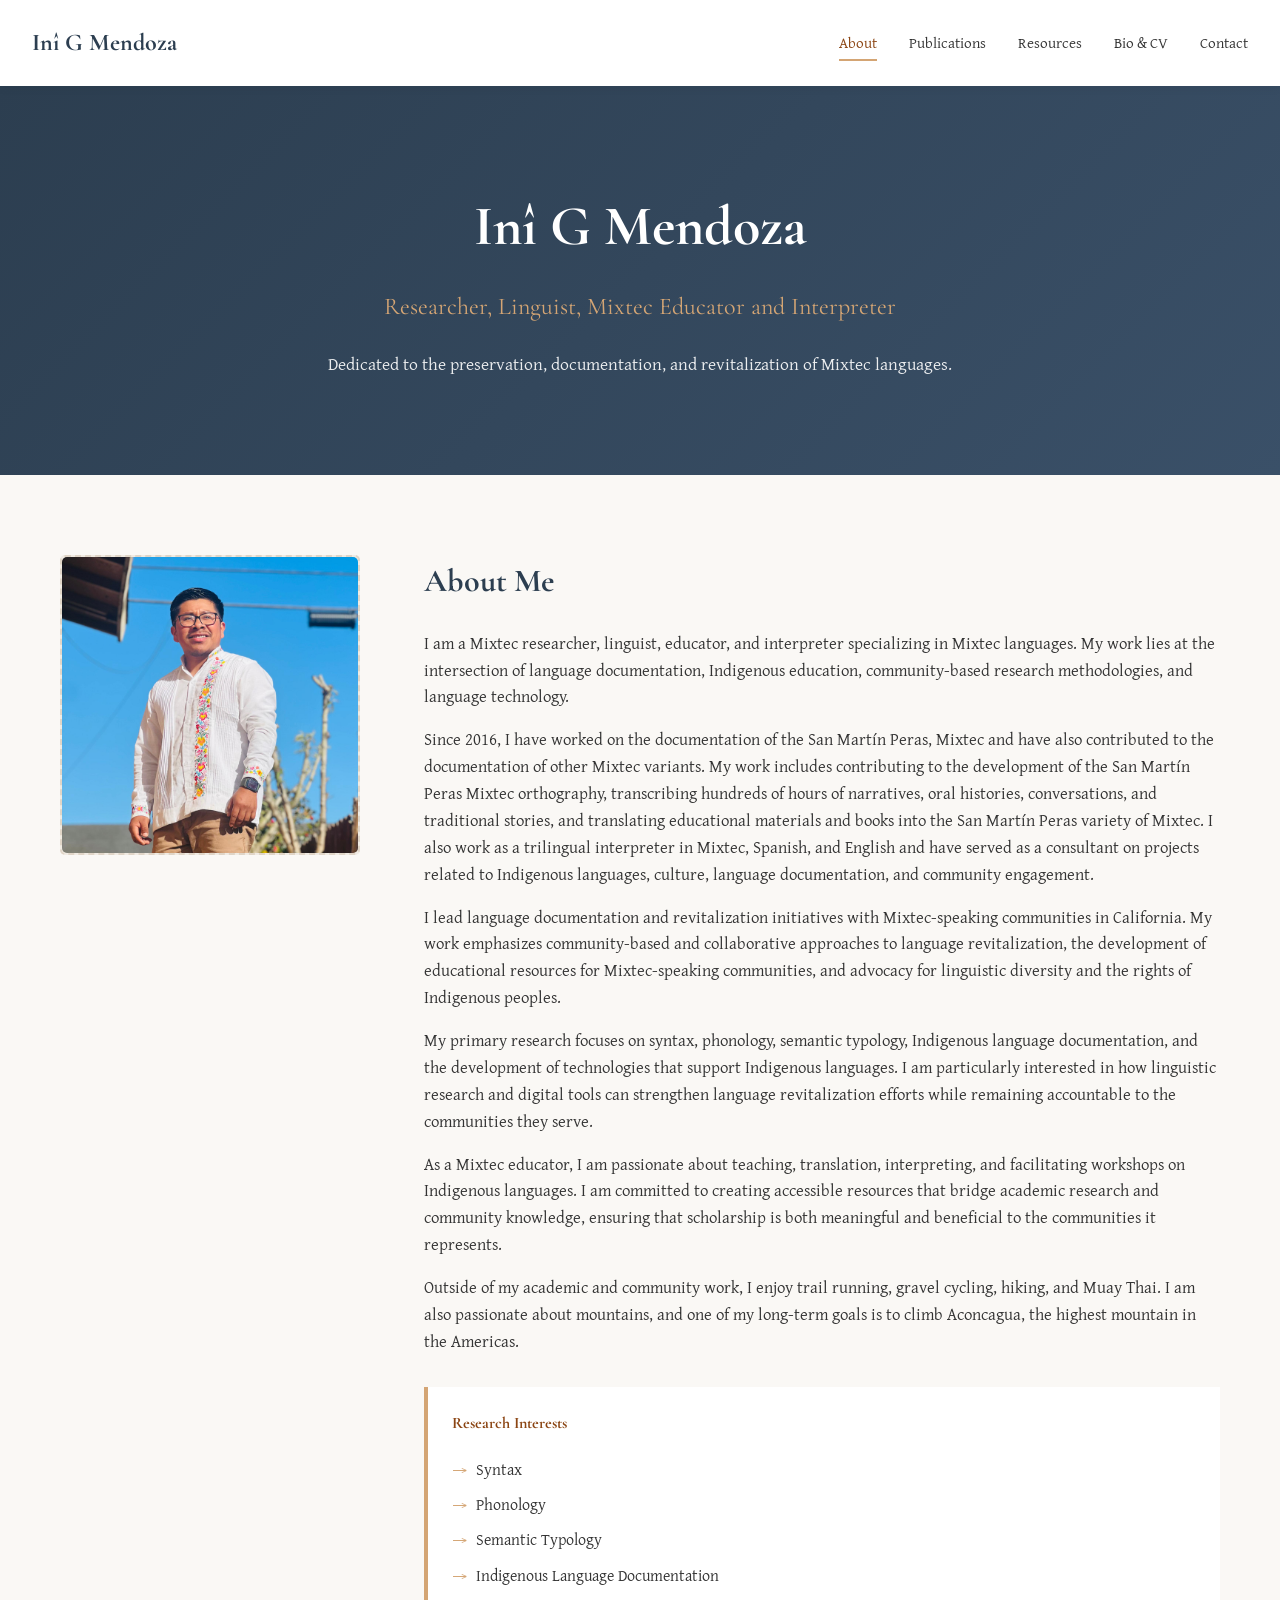
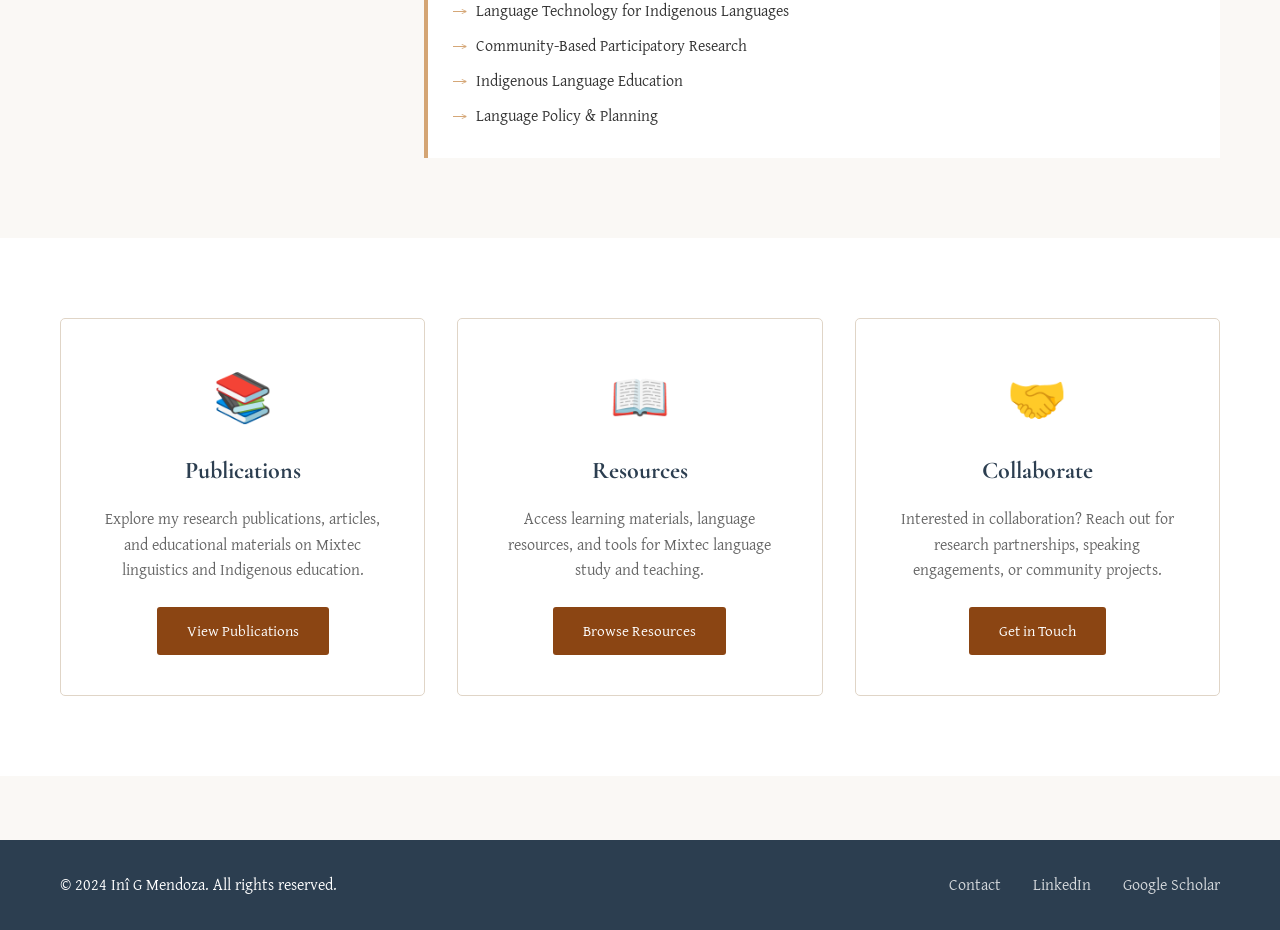
<file: index.html>
<!DOCTYPE html>
<html lang="en">
<head>
    <meta charset="UTF-8">
    <meta name="viewport" content="width=device-width, initial-scale=1.0">
    <meta name="description" content="Inî G Mendoza - Mixtec Researcher, Linguist, Educator, and Interpreter">
    <title>Inî G Mendoza | Linguist & Mixtec Educator</title>
    <link rel="stylesheet" href="css/style.css">
    <link href="https://fonts.googleapis.com/css2?family=Cormorant+Garamond:wght@400;600;700&family=Inter:wght@300;400;500;600&family=Gentium+Plus:ital,wght@0,400;0,700;1,400;1,700&display=swap" rel="stylesheet">
</head>
<body>
    <header>
        <nav class="navbar">
            <div class="nav-brand">Inî G Mendoza</div>
            <ul class="nav-menu">
                <li><a href="index.html" class="active">About</a></li>
                <li><a href="publications.html">Publications</a></li>
                <li><a href="resources.html">Resources</a></li>
                <li><a href="volunteer.html">Bio & CV</a></li>
                <li><a href="contact.html">Contact</a></li>
            </ul>
            <div class="hamburger">
                <span></span><span></span><span></span>
            </div>
        </nav>
    </header>
    <main>
        <section class="hero">
            <div class="container">
                <div class="hero-content">
                    <h1>Inî G Mendoza</h1>
                    <h2>Researcher, Linguist, Mixtec Educator and Interpreter</h2>
                    <p class="hero-text">Dedicated to the preservation, documentation, and revitalization of Mixtec languages.</p>
                </div>
            </div>
        </section>
        <section class="bio-section">
            <div class="container">
                <div class="bio-grid">
                    <div class="bio-image">
                        <div class="image-placeholder">
                            <img src="images/profile.jpg" alt="Inî G Mendoza" style="width: 100%; height: 100%; object-fit: cover; border-radius: 5px;">
                        </div>
                    </div>
                    <div class="bio-text">
                        <h3>About Me</h3>
                        <p>I am a Mixtec researcher, linguist, educator, and interpreter specializing in Mixtec languages. My work lies at the intersection of language documentation, Indigenous education, community-based research methodologies, and language technology.</p>
                        <p>Since 2016, I have worked on the documentation of the San Martín Peras, Mixtec and have also contributed to the documentation of other Mixtec variants. My work includes contributing to the development of the San Martín Peras Mixtec orthography, transcribing hundreds of hours of narratives, oral histories, conversations, and traditional stories, and translating educational materials and books into the San Martín Peras variety of Mixtec. I also work as a trilingual interpreter in Mixtec, Spanish, and English and have served as a consultant on projects related to Indigenous languages, culture, language documentation, and community engagement.</p>
                        <p>I lead language documentation and revitalization initiatives with Mixtec-speaking communities in California. My work emphasizes community-based and collaborative approaches to language revitalization, the development of educational resources for Mixtec-speaking communities, and advocacy for linguistic diversity and the rights of Indigenous peoples.</p>
                        <p>My primary research focuses on syntax, phonology, semantic typology, Indigenous language documentation, and the development of technologies that support Indigenous languages. I am particularly interested in how linguistic research and digital tools can strengthen language revitalization efforts while remaining accountable to the communities they serve.</p>
                        <p>As a Mixtec educator, I am passionate about teaching, translation, interpreting, and facilitating workshops on Indigenous languages. I am committed to creating accessible resources that bridge academic research and community knowledge, ensuring that scholarship is both meaningful and beneficial to the communities it represents.</p>
                        <p>Outside of my academic and community work, I enjoy trail running, gravel cycling, hiking, and Muay Thai. I am also passionate about mountains, and one of my long-term goals is to climb Aconcagua, the highest mountain in the Americas.</p>
                        <div class="research-interests">
                            <h4>Research Interests</h4>
                            <ul>
                                <li>Syntax</li>
                                <li>Phonology</li>
                                <li>Semantic Typology</li>
                                <li>Indigenous Language Documentation</li>
                                <li>Language Technology for Indigenous Languages</li>
                                <li>Community-Based Participatory Research</li>
                                <li>Indigenous Language Education</li>
                                <li>Language Policy & Planning</li>
                            </ul>
                        </div>
                    </div>
                </div>
            </div>
        </section>
        <section class="highlights">
            <div class="container">
                <div class="highlight-cards">
                    <div class="card">
                        <div class="card-icon">📚</div>
                        <h3>Publications</h3>
                        <p>Explore my research publications, articles, and educational materials on Mixtec linguistics and Indigenous education.</p>
                        <a href="publications.html" class="btn">View Publications</a>
                    </div>
                    <div class="card">
                        <div class="card-icon">📖</div>
                        <h3>Resources</h3>
                        <p>Access learning materials, language resources, and tools for Mixtec language study and teaching.</p>
                        <a href="resources.html" class="btn">Browse Resources</a>
                    </div>
                    <div class="card">
                        <div class="card-icon">🤝</div>
                        <h3>Collaborate</h3>
                        <p>Interested in collaboration? Reach out for research partnerships, speaking engagements, or community projects.</p>
                        <a href="contact.html" class="btn">Get in Touch</a>
                    </div>
                </div>
            </div>
        </section>
    </main>
    <footer>
        <div class="container">
            <div class="footer-content">
                <p>&copy; 2024 Inî G Mendoza. All rights reserved.</p>
                <div class="footer-links"><a href="contact.html">Contact</a><a href="https://www.linkedin.com/in/inimendoza/">LinkedIn</a><a href="#">Google Scholar</a></div>
            </div>
        </div>
    </footer>
    <script src="js/script.js"></script>
</body>
</html>
</file>
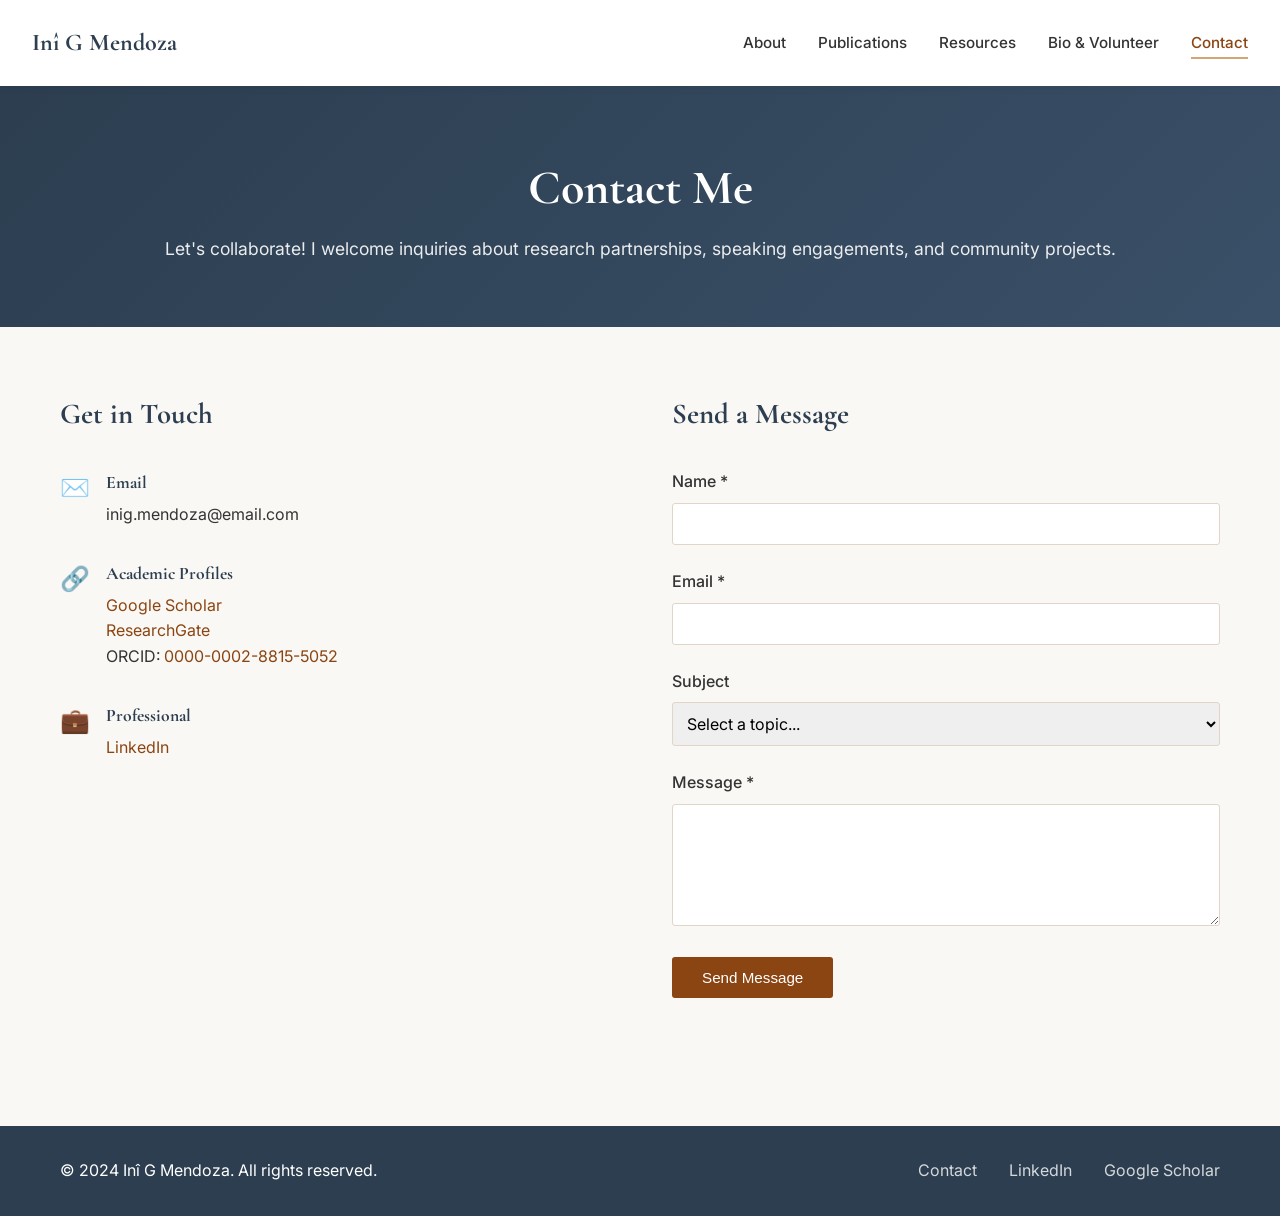
<file: contact.html>
<!DOCTYPE html>
<html lang="en">
<head>
    <meta charset="UTF-8">
    <meta name="viewport" content="width=device-width, initial-scale=1.0">
    <title>Contact - Inî G Mendoza</title>
    <link rel="stylesheet" href="css/style.css">
    <link href="https://fonts.googleapis.com/css2?family=Cormorant+Garamond:wght@400;600;700&family=Inter:wght@300;400;500;600&display=swap" rel="stylesheet">
</head>
<body>
    <header>
        <nav class="navbar">
            <div class="nav-brand">Inî G Mendoza</div>
            <ul class="nav-menu">
                <li><a href="index.html">About</a></li>
                <li><a href="publications.html">Publications</a></li>
                <li><a href="resources.html">Resources</a></li>
                <li><a href="volunteer.html">Bio & Volunteer</a></li>
                <li><a href="contact.html" class="active">Contact</a></li>
            </ul>
            <div class="hamburger">
                <span></span><span></span><span></span>
            </div>
        </nav>
    </header>
    <main>
        <section class="page-header">
            <div class="container">
                <h1>Contact Me</h1>
                <p>Let's collaborate! I welcome inquiries about research partnerships, speaking engagements, and community projects.</p>
            </div>
        </section>
        <section class="contact-section">
            <div class="container">
                <div class="contact-grid">
                    <div class="contact-info">
                        <h2>Get in Touch</h2>
                        <div class="contact-methods">
                            <div class="contact-method">
                                <span class="icon">✉️</span>
                                <div><h3>Email</h3><p>inig.mendoza@email.com</p></div>
                            </div>
                            <div class="contact-method">
                                <span class="icon">🔗</span>
                                <div>
                                    <h3>Academic Profiles</h3>
                                    <p><a href="#">Google Scholar</a></p>
                                    <p><a href="#">ResearchGate</a></p>
                                    <p>ORCID: <a href="https://orcid.org/0000-0002-8815-5052">0000-0002-8815-5052</a></p>
                                </div>
                            </div>
                            <div class="contact-method">
                                <span class="icon">💼</span>
                                <div>
                                    <h3>Professional</h3>
                                    <p><a href="https://www.linkedin.com/in/inimendoza/">LinkedIn</a></p>
                                </div>
                            </div>
                        </div>
                    </div>
                    <div class="contact-form">
                        <h2>Send a Message</h2>
                        <form id="contactForm" action="#" method="POST">
                            <div class="form-group"><label for="name">Name *</label><input type="text" id="name" name="name" required></div>
                            <div class="form-group"><label for="email">Email *</label><input type="email" id="email" name="email" required></div>
                            <div class="form-group"><label for="subject">Subject</label><select id="subject" name="subject"><option value="">Select a topic...</option><option value="research">Research Collaboration</option><option value="speaking">Speaking Engagement</option><option value="community">Community Project</option><option value="resources">Resources Inquiry</option><option value="other">Other</option></select></div>
                            <div class="form-group"><label for="message">Message *</label><textarea id="message" name="message" rows="5" required></textarea></div>
                            <button type="submit" class="btn">Send Message</button>
                        </form>
                    </div>
                </div>
            </div>
        </section>
    </main>
    <footer>
        <div class="container">
            <div class="footer-content">
                <p>&copy; 2024 Inî G Mendoza. All rights reserved.</p>
                <div class="footer-links"><a href="contact.html">Contact</a><a href="https://www.linkedin.com/in/inimendoza/">LinkedIn</a><a href="#">Google Scholar</a></div>
            </div>
        </div>
    </footer>
    <script src="js/script.js"></script>
</body>
</html>
</file>
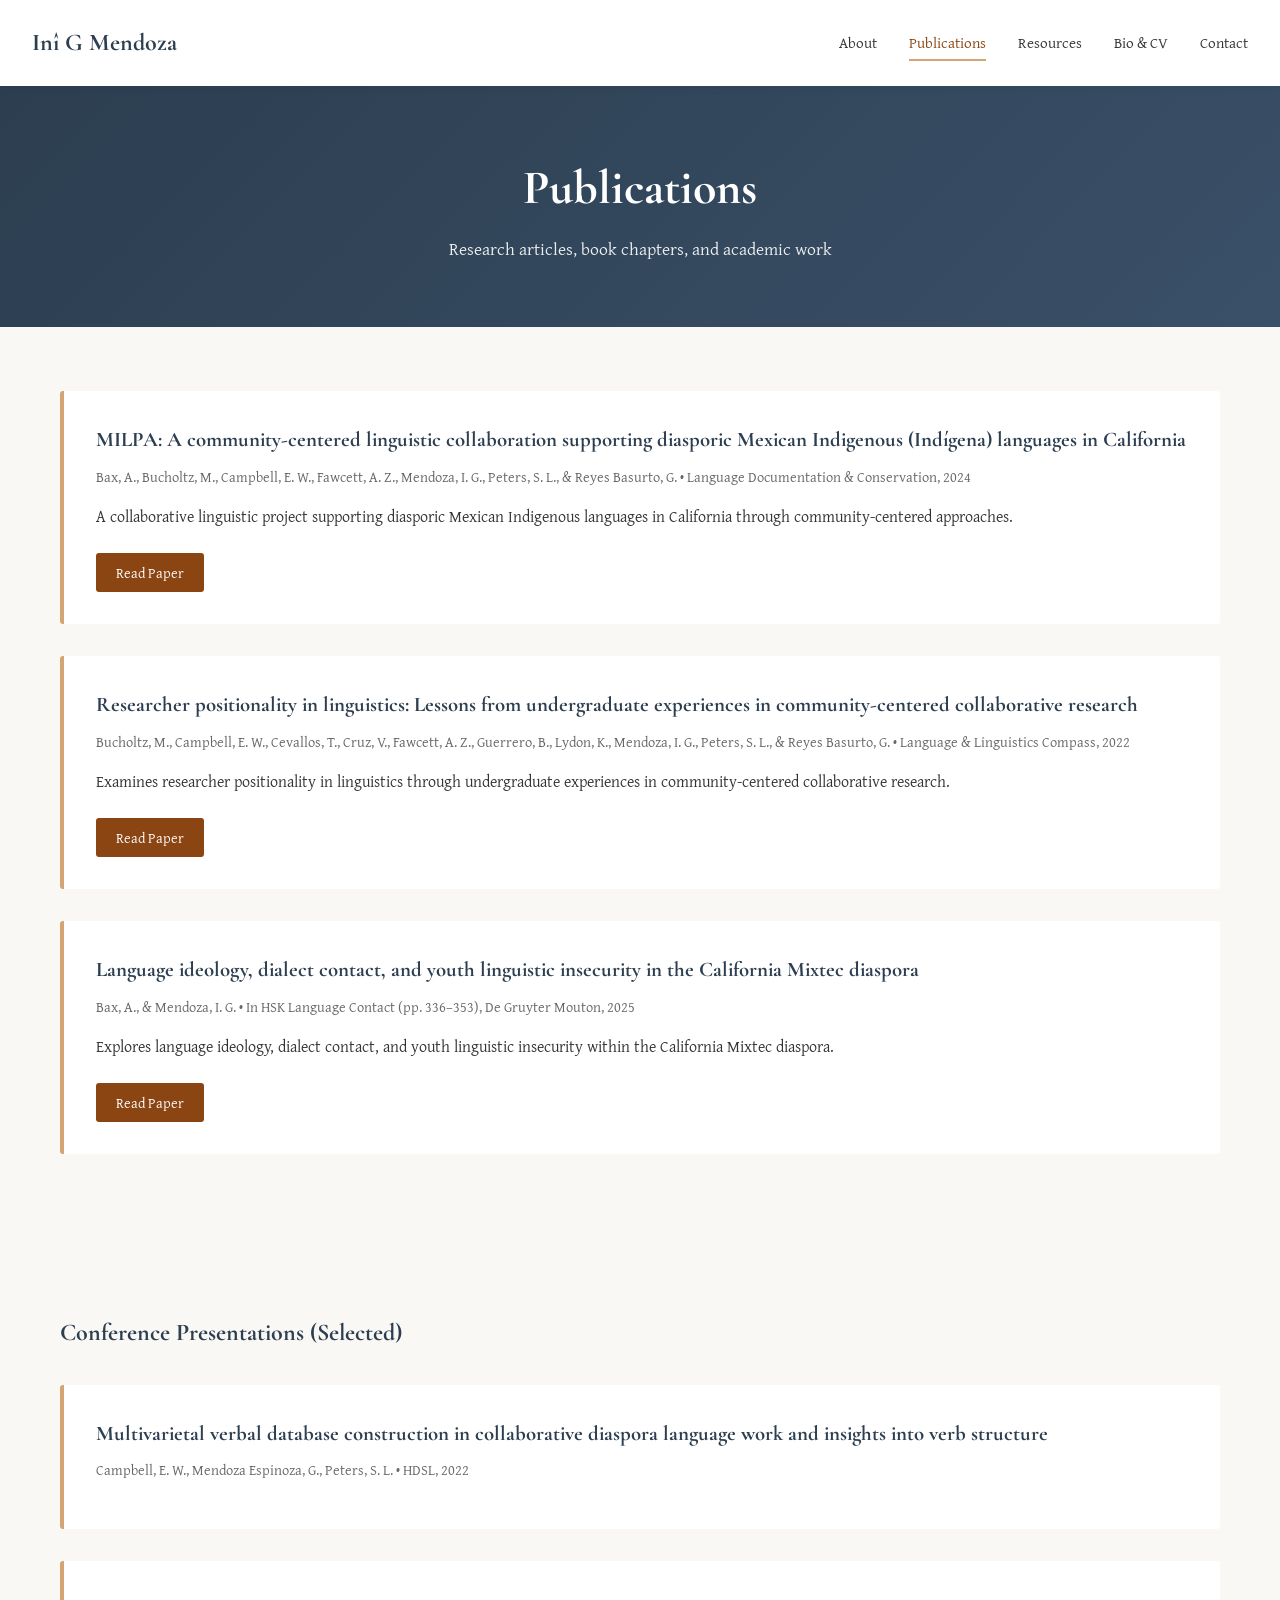
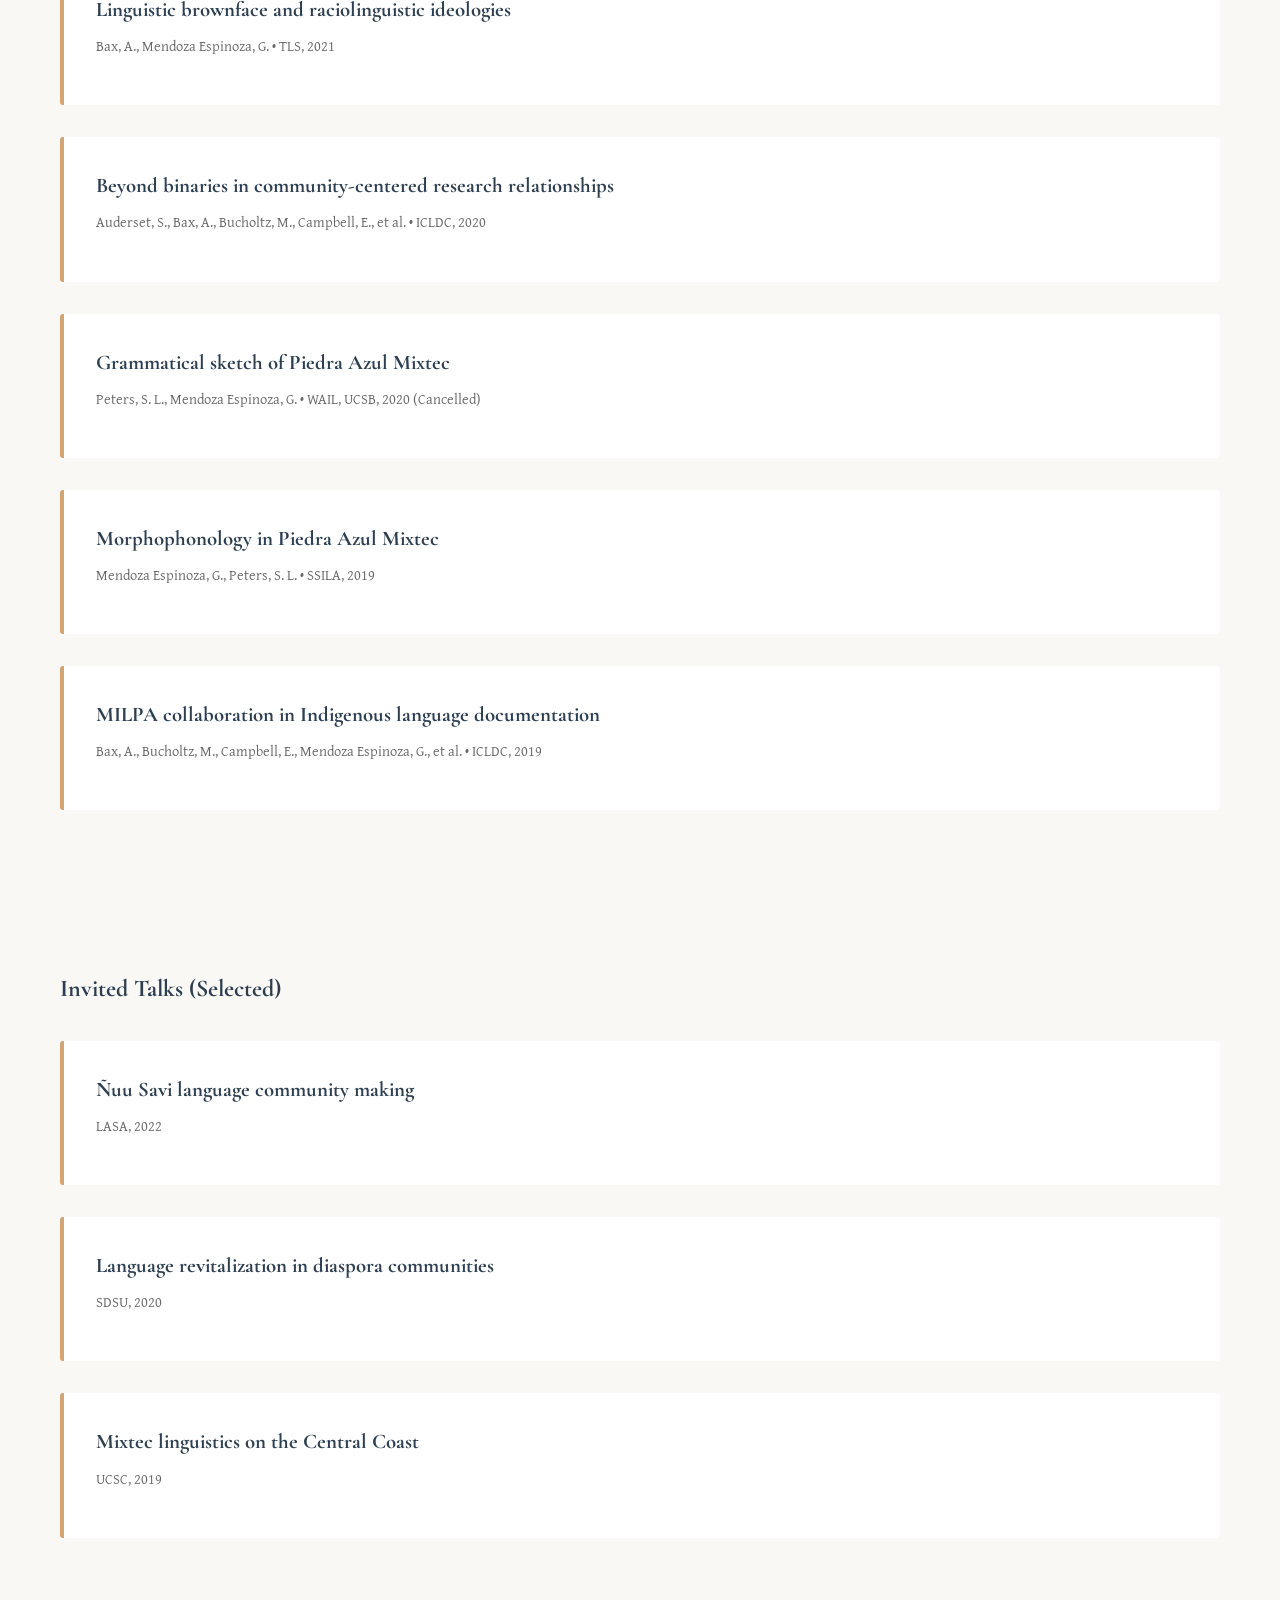
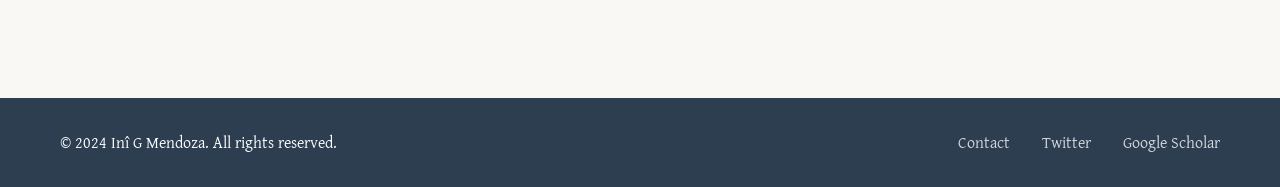
<file: publications.html>
<!DOCTYPE html>
<html lang="en">
<head>
    <meta charset="UTF-8">
    <meta name="viewport" content="width=device-width, initial-scale=1.0">
    <title>Publications - Inî G Mendoza</title>
    <link rel="stylesheet" href="css/style.css">
    <link href="https://fonts.googleapis.com/css2?family=Cormorant+Garamond:wght@400;600;700&family=Inter:wght@300;400;500;600&family=Gentium+Plus:ital,wght@0,400;0,700;1,400;1,700&display=swap" rel="stylesheet">
</head>
<body>
    <header>
        <nav class="navbar">
            <div class="nav-brand">Inî G Mendoza</div>
            <ul class="nav-menu">
                <li><a href="index.html">About</a></li>
                <li><a href="publications.html" class="active">Publications</a></li>
                <li><a href="resources.html">Resources</a></li>
                <li><a href="volunteer.html">Bio & CV</a></li>
                <li><a href="contact.html">Contact</a></li>
            </ul>
            <div class="hamburger">
                <span></span><span></span><span></span>
            </div>
        </nav>
    </header>

    <main>
        <section class="page-header">
            <div class="container">
                <h1>Publications</h1>
                <p>Research articles, book chapters, and academic work</p>
            </div>
        </section>

        <section class="publications-list">
            <div class="container">

                <div class="publication-item">
                    <h3>MILPA: A community-centered linguistic collaboration supporting diasporic Mexican Indigenous (Indígena) languages in California</h3>
                    <p class="pub-meta">Bax, A., Bucholtz, M., Campbell, E. W., Fawcett, A. Z., Mendoza, I. G., Peters, S. L., & Reyes Basurto, G. • Language Documentation & Conservation, 2024</p>
                    <p class="pub-abstract">A collaborative linguistic project supporting diasporic Mexican Indigenous languages in California through community-centered approaches.</p>
                    <div class="pub-links">
                        <a href="https://hdl.handle.net/10125/74804" class="btn-small" target="_blank">Read Paper</a>
                    </div>
                </div>

                <div class="publication-item">
                    <h3>Researcher positionality in linguistics: Lessons from undergraduate experiences in community-centered collaborative research</h3>
                    <p class="pub-meta">Bucholtz, M., Campbell, E. W., Cevallos, T., Cruz, V., Fawcett, A. Z., Guerrero, B., Lydon, K., Mendoza, I. G., Peters, S. L., & Reyes Basurto, G. • Language & Linguistics Compass, 2022</p>
                    <p class="pub-abstract">Examines researcher positionality in linguistics through undergraduate experiences in community-centered collaborative research.</p>
                    <div class="pub-links">
                        <a href="https://doi.org/10.1111/lnc3.12495" class="btn-small" target="_blank">Read Paper</a>
                    </div>
                </div>

                <div class="publication-item">
                    <h3>Language ideology, dialect contact, and youth linguistic insecurity in the California Mixtec diaspora</h3>
                    <p class="pub-meta">Bax, A., & Mendoza, I. G. • In HSK Language Contact (pp. 336–353), De Gruyter Mouton, 2025</p>
                    <p class="pub-abstract">Explores language ideology, dialect contact, and youth linguistic insecurity within the California Mixtec diaspora.</p>
                    <div class="pub-links">
                        <a href="https://doi.org/10.1515/9783110443011-019" class="btn-small" target="_blank">Read Paper</a>
                    </div>
                </div>

            </div>
        </section>

        <section class="publications-list">
            <div class="container">
                <h2 style="margin-bottom: 2rem;">Conference Presentations (Selected)</h2>

                <div class="publication-item">
                    <h3>Multivarietal verbal database construction in collaborative diaspora language work and insights into verb structure</h3>
                    <p class="pub-meta">Campbell, E. W., Mendoza Espinoza, G., Peters, S. L. • HDSL, 2022</p>
                </div>

                <div class="publication-item">
                    <h3>Linguistic brownface and raciolinguistic ideologies</h3>
                    <p class="pub-meta">Bax, A., Mendoza Espinoza, G. • TLS, 2021</p>
                </div>

                <div class="publication-item">
                    <h3>Beyond binaries in community-centered research relationships</h3>
                    <p class="pub-meta">Auderset, S., Bax, A., Bucholtz, M., Campbell, E., et al. • ICLDC, 2020</p>
                </div>

                <div class="publication-item">
                    <h3>Grammatical sketch of Piedra Azul Mixtec</h3>
                    <p class="pub-meta">Peters, S. L., Mendoza Espinoza, G. • WAIL, UCSB, 2020 (Cancelled)</p>
                </div>

                <div class="publication-item">
                    <h3>Morphophonology in Piedra Azul Mixtec</h3>
                    <p class="pub-meta">Mendoza Espinoza, G., Peters, S. L. • SSILA, 2019</p>
                </div>

                <div class="publication-item">
                    <h3>MILPA collaboration in Indigenous language documentation</h3>
                    <p class="pub-meta">Bax, A., Bucholtz, M., Campbell, E., Mendoza Espinoza, G., et al. • ICLDC, 2019</p>
                </div>

            </div>
        </section>

        <section class="publications-list">
            <div class="container">
                <h2 style="margin-bottom: 2rem;">Invited Talks (Selected)</h2>

                <div class="publication-item">
                    <h3>Ñuu Savi language community making</h3>
                    <p class="pub-meta">LASA, 2022</p>
                </div>

                <div class="publication-item">
                    <h3>Language revitalization in diaspora communities</h3>
                    <p class="pub-meta">SDSU, 2020</p>
                </div>

                <div class="publication-item">
                    <h3>Mixtec linguistics on the Central Coast</h3>
                    <p class="pub-meta">UCSC, 2019</p>
                </div>

            </div>
        </section>
    </main>

    <footer>
        <div class="container">
            <div class="footer-content">
                <p>&copy; 2024 Inî G Mendoza. All rights reserved.</p>
                <div class="footer-links">
                    <a href="contact.html">Contact</a>
                    <a href="#">Twitter</a>
                    <a href="#">Google Scholar</a>
                </div>
            </div>
        </div>
    </footer>

    <script src="js/script.js"></script>
</body>
</html>
</file>
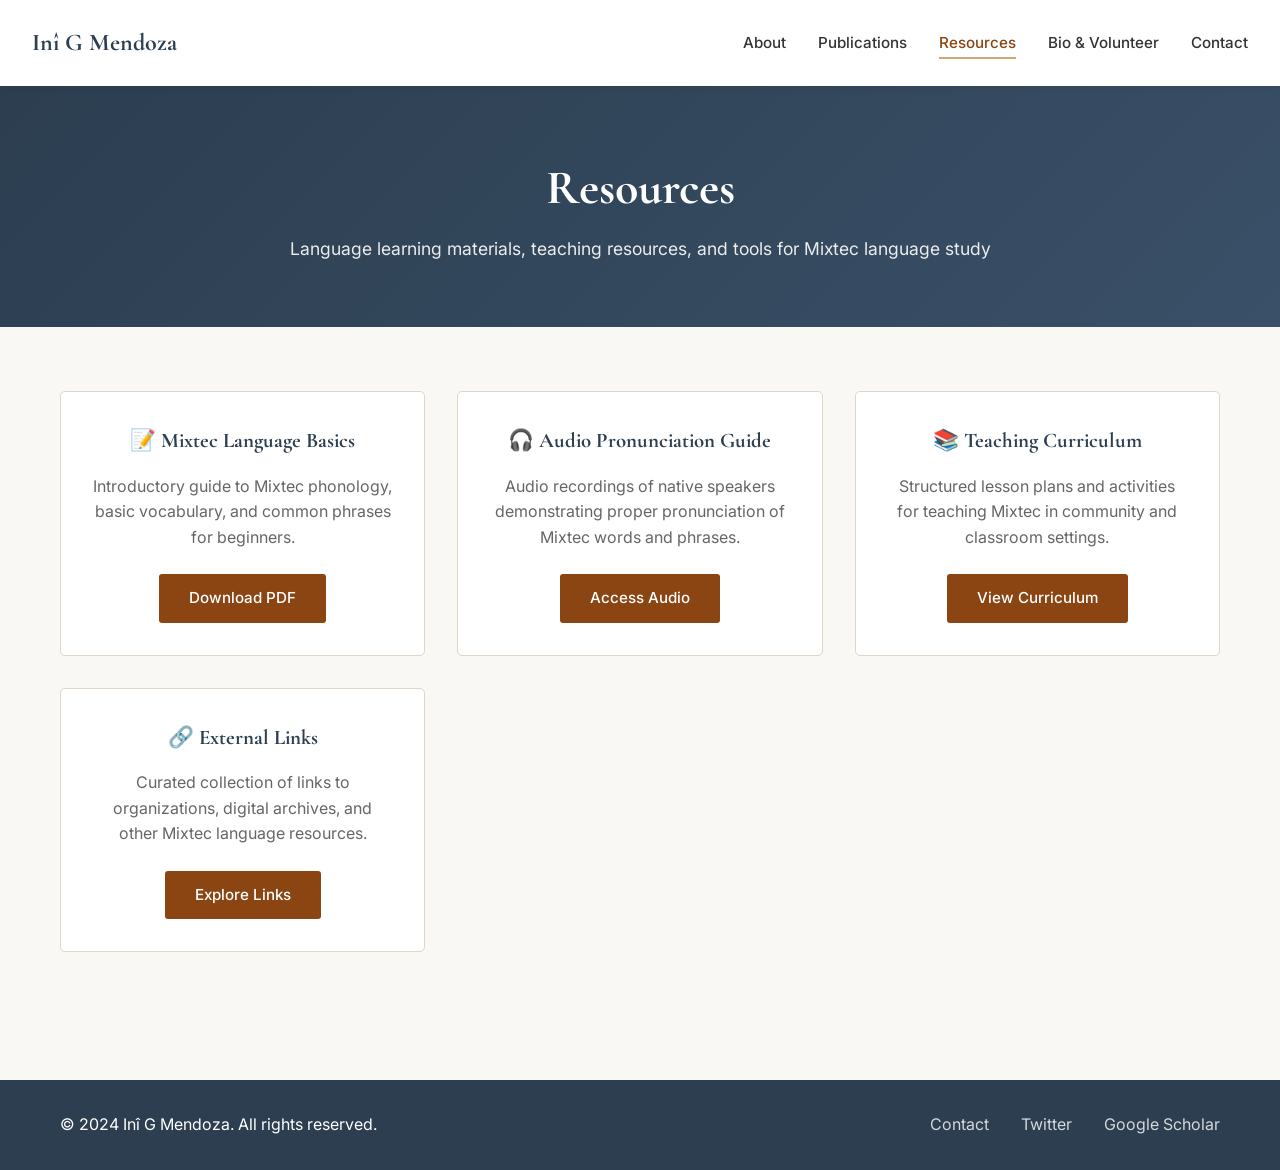
<file: resources.html>
<!DOCTYPE html>
<html lang="en">
<head>
    <meta charset="UTF-8">
    <meta name="viewport" content="width=device-width, initial-scale=1.0">
    <title>Resources - Inî G Mendoza</title>
    <link rel="stylesheet" href="css/style.css">
    <link href="https://fonts.googleapis.com/css2?family=Cormorant+Garamond:wght@400;600;700&family=Inter:wght@300;400;500;600&display=swap" rel="stylesheet">
</head>
<body>
    <header>
        <nav class="navbar">
            <div class="nav-brand">Inî G Mendoza</div>
            <ul class="nav-menu">
                <li><a href="index.html">About</a></li>
                <li><a href="publications.html">Publications</a></li>
                <li><a href="resources.html" class="active">Resources</a></li>
                <li><a href="volunteer.html">Bio & Volunteer</a></li>
                <li><a href="contact.html">Contact</a></li>
            </ul>
            <div class="hamburger">
                <span></span><span></span><span></span>
            </div>
        </nav>
    </header>
    <main>
        <section class="page-header">
            <div class="container"><h1>Resources</h1><p>Language learning materials, teaching resources, and tools for Mixtec language study</p></div>
        </section>
        <section class="resources-grid">
            <div class="container">
                <div class="resource-card"><h3>📝 Mixtec Language Basics</h3><p>Introductory guide to Mixtec phonology, basic vocabulary, and common phrases for beginners.</p><a href="#" class="btn">Download PDF</a></div>
                <div class="resource-card"><h3>🎧 Audio Pronunciation Guide</h3><p>Audio recordings of native speakers demonstrating proper pronunciation of Mixtec words and phrases.</p><a href="#" class="btn">Access Audio</a></div>
                <div class="resource-card"><h3>📚 Teaching Curriculum</h3><p>Structured lesson plans and activities for teaching Mixtec in community and classroom settings.</p><a href="#" class="btn">View Curriculum</a></div>
                <div class="resource-card"><h3>🔗 External Links</h3><p>Curated collection of links to organizations, digital archives, and other Mixtec language resources.</p><a href="#" class="btn">Explore Links</a></div>
            </div>
        </section>
    </main>
    <footer>
        <div class="container">
            <div class="footer-content">
                <p>&copy; 2024 Inî G Mendoza. All rights reserved.</p>
                <div class="footer-links"><a href="contact.html">Contact</a><a href="#">Twitter</a><a href="#">Google Scholar</a></div>
            </div>
        </div>
    </footer>
    <script src="js/script.js"></script>
</body>
</html>
</file>
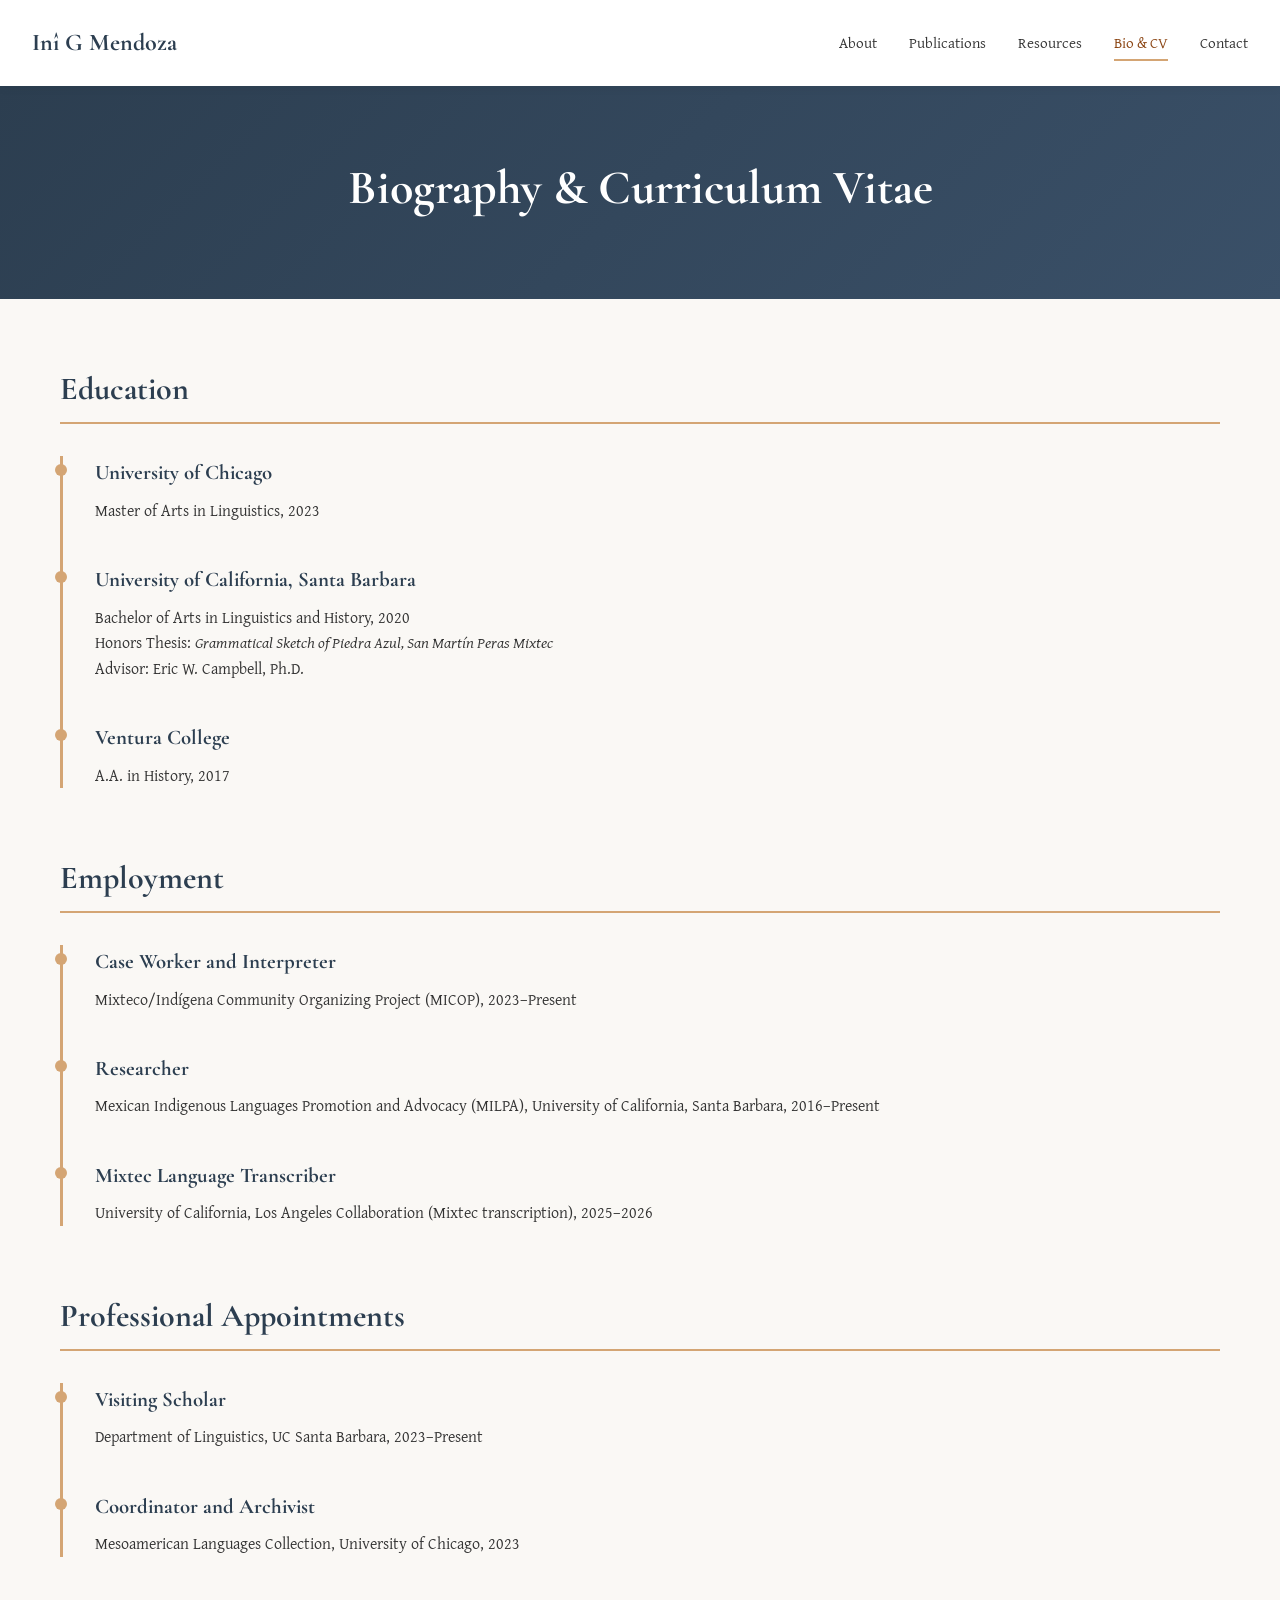
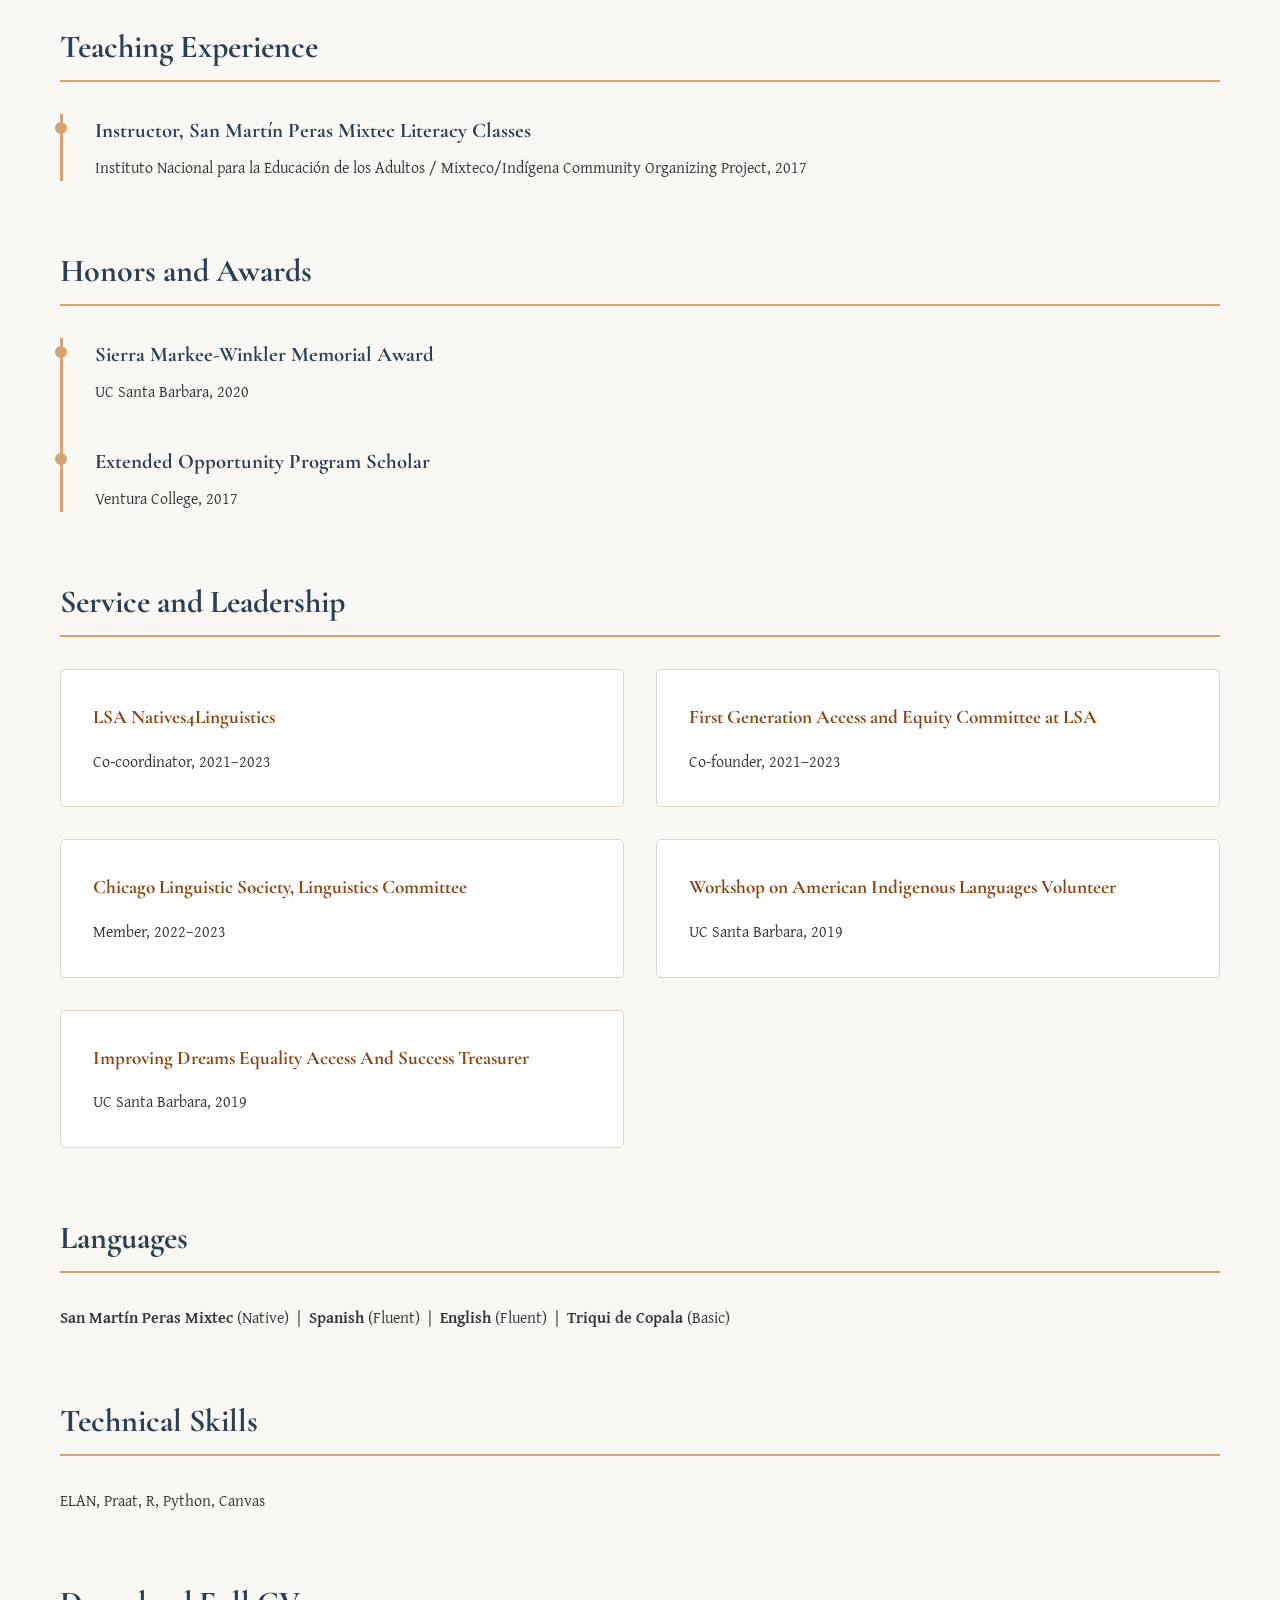
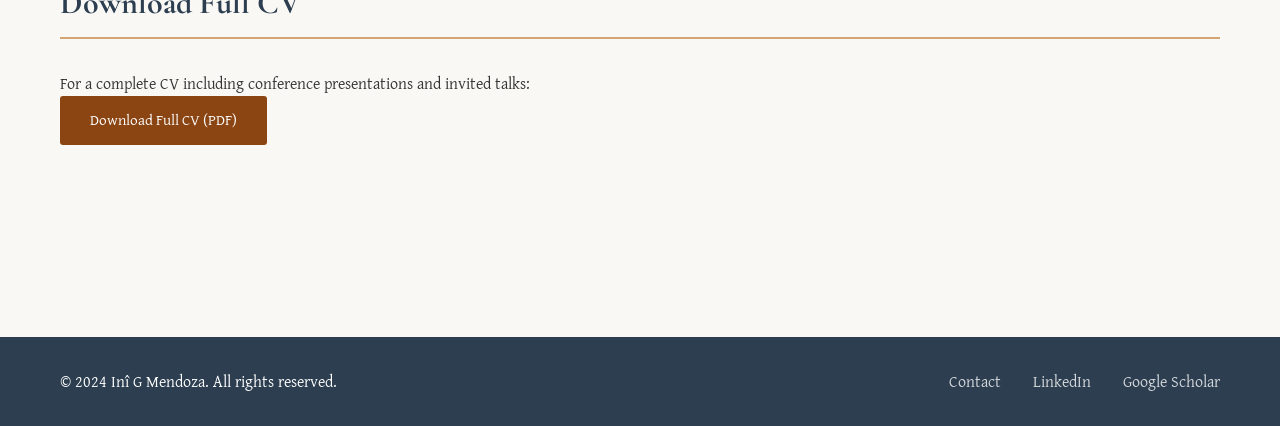
<file: volunteer.html>
<!DOCTYPE html>
<html lang="en">
<head>
    <meta charset="UTF-8">
    <meta name="viewport" content="width=device-width, initial-scale=1.0">
    <title>Bio & CV - Inî G Mendoza</title>
    <link rel="stylesheet" href="css/style.css">
    <link href="https://fonts.googleapis.com/css2?family=Cormorant+Garamond:wght@400;600;700&family=Inter:wght@300;400;500;600&family=Gentium+Plus:ital,wght@0,400;0,700;1,400;1,700&display=swap" rel="stylesheet">
</head>
<body>
    <header>
        <nav class="navbar">
            <div class="nav-brand">Inî G Mendoza</div>
            <ul class="nav-menu">
                <li><a href="index.html">About</a></li>
                <li><a href="publications.html">Publications</a></li>
                <li><a href="resources.html">Resources</a></li>
                <li><a href="volunteer.html" class="active">Bio & CV</a></li>
                <li><a href="contact.html">Contact</a></li>
            </ul>
            <div class="hamburger">
                <span></span><span></span><span></span>
            </div>
        </nav>
    </header>
    <main>
        <section class="page-header">
            <div class="container"><h1>Biography & Curriculum Vitae</h1></div>
        </section>
        <section class="content-section">
            <div class="container">

                <!-- Education -->
                <div class="cv-section">
                    <h2>Education</h2>
                    <div class="timeline">
                        <div class="timeline-item">
                            <h3>University of Chicago</h3>
                            <p>Master of Arts in Linguistics, 2023</p>
                        </div>
                        <div class="timeline-item">
                            <h3>University of California, Santa Barbara</h3>
                            <p>Bachelor of Arts in Linguistics and History, 2020</p>
                            <p>Honors Thesis: <em>Grammatical Sketch of Piedra Azul, San Martín Peras Mixtec</em></p>
                            <p>Advisor: Eric W. Campbell, Ph.D.</p>
                        </div>
                        <div class="timeline-item">
                            <h3>Ventura College</h3>
                            <p>A.A. in History, 2017</p>
                        </div>
                    </div>
                </div>

                <!-- Employment -->
                <div class="cv-section">
                    <h2>Employment</h2>
                    <div class="timeline">
                        <div class="timeline-item">
                            <h3>Case Worker and Interpreter</h3>
                            <p>Mixteco/Indígena Community Organizing Project (MICOP), 2023–Present</p>
                        </div>
                        <div class="timeline-item">
                            <h3>Researcher</h3>
                            <p>Mexican Indigenous Languages Promotion and Advocacy (MILPA), University of California, Santa Barbara, 2016–Present</p>
                        </div>
                        <div class="timeline-item">
                            <h3>Mixtec Language Transcriber</h3>
                            <p>University of California, Los Angeles Collaboration (Mixtec transcription), 2025–2026</p>
                        </div>
                    </div>
                </div>

                <!-- Professional Appointments -->
                <div class="cv-section">
                    <h2>Professional Appointments</h2>
                    <div class="timeline">
                        <div class="timeline-item">
                            <h3>Visiting Scholar</h3>
                            <p>Department of Linguistics, UC Santa Barbara, 2023–Present</p>
                        </div>
                        <div class="timeline-item">
                            <h3>Coordinator and Archivist</h3>
                            <p>Mesoamerican Languages Collection, University of Chicago, 2023</p>
                        </div>
                    </div>
                </div>

                <!-- Teaching -->
                <div class="cv-section">
                    <h2>Teaching Experience</h2>
                    <div class="timeline">
                        <div class="timeline-item">
                            <h3>Instructor, San Martín Peras Mixtec Literacy Classes</h3>
                            <p>Instituto Nacional para la Educación de los Adultos / Mixteco/Indígena Community Organizing Project, 2017</p>
                        </div>
                    </div>
                </div>

                <!-- Honors -->
                <div class="cv-section">
                    <h2>Honors and Awards</h2>
                    <div class="timeline">
                        <div class="timeline-item">
                            <h3>Sierra Markee-Winkler Memorial Award</h3>
                            <p>UC Santa Barbara, 2020</p>
                        </div>
                        <div class="timeline-item">
                            <h3>Extended Opportunity Program Scholar</h3>
                            <p>Ventura College, 2017</p>
                        </div>
                    </div>
                </div>

                <!-- Service -->
                <div class="cv-section">
                    <h2>Service and Leadership</h2>
                    <div class="volunteer-grid">
                        <div class="volunteer-card"><h3>LSA Natives4Linguistics</h3><p>Co-coordinator, 2021–2023</p></div>
                        <div class="volunteer-card"><h3>First Generation Access and Equity Committee at LSA</h3><p>Co-founder, 2021–2023</p></div>
                        <div class="volunteer-card"><h3>Chicago Linguistic Society, Linguistics Committee</h3><p>Member, 2022–2023</p></div>
                        <div class="volunteer-card"><h3>Workshop on American Indigenous Languages Volunteer</h3><p>UC Santa Barbara, 2019</p></div>
                        <div class="volunteer-card"><h3>Improving Dreams Equality Access And Success Treasurer</h3><p>UC Santa Barbara, 2019</p></div>
                    </div>
                </div>

                <!-- Languages -->
                <div class="cv-section">
                    <h2>Languages</h2>
                    <p><strong>San Martín Peras Mixtec</strong> (Native) &nbsp;|&nbsp; <strong>Spanish</strong> (Fluent) &nbsp;|&nbsp; <strong>English</strong> (Fluent) &nbsp;|&nbsp; <strong>Triqui de Copala</strong> (Basic)</p>
                </div>

                <!-- Technical Skills -->
                <div class="cv-section">
                    <h2>Technical Skills</h2>
                    <p>ELAN, Praat, R, Python, Canvas</p>
                </div>

                <!-- Download CV -->
                <div class="cv-section">
                    <h2>Download Full CV</h2>
                    <p>For a complete CV including conference presentations and invited talks:</p>
                    <a href="#" class="btn">Download Full CV (PDF)</a>
                </div>

            </div>
        </section>
    </main>
    <footer>
        <div class="container">
            <div class="footer-content">
                <p>&copy; 2024 Inî G Mendoza. All rights reserved.</p>
                <div class="footer-links"><a href="contact.html">Contact</a><a href="https://www.linkedin.com/in/inimendoza/">LinkedIn</a><a href="#">Google Scholar</a></div>
            </div>
        </div>
    </footer>
    <script src="js/script.js"></script>
</body>
</html>
</file>
<file: css/style.css>
:root {
    --primary: #2c3e50;
    --secondary: #8b4513;
    --accent: #d4a574;
    --light: #faf8f5;
    --dark: #1a1a1a;
    --text: #333;
    --text-light: #666;
    --white: #ffffff;
    --border: #e0d5c7;
}
* {
    margin: 0;
    padding: 0;
    box-sizing: border-box;
}
body {
    font-family: 'Gentium Plus', 'Noto Sans', 'Inter', sans-serif;
    line-height: 1.6;
    color: var(--text);
    background-color: var(--light);
}
h1, h2, h3, h4 {
    font-family: 'Cormorant Garamond', 'Gentium Plus', serif;
    color: var(--primary);
}
.mixtec {
    font-family: 'Gentium Plus', 'Noto Sans', serif;
    font-style: italic;
}
.ipa {
    font-family: 'Gentium Plus', 'Charis SIL', 'Times New Roman', serif;
}
.container {
    max-width: 1200px;
    margin: 0 auto;
    padding: 0 20px;
}
.navbar {
    display: flex;
    justify-content: space-between;
    align-items: center;
    padding: 1.5rem 2rem;
    background-color: var(--white);
    box-shadow: 0 2px 10px rgba(0,0,0,0.05);
    position: sticky;
    top: 0;
    z-index: 1000;
}
.nav-brand {
    font-family: 'Cormorant Garamond', 'Gentium Plus', serif;
    font-size: 1.5rem;
    font-weight: 700;
    color: var(--primary);
}
.nav-menu {
    display: flex;
    list-style: none;
    gap: 2rem;
}
.nav-menu a {
    text-decoration: none;
    color: var(--text);
    font-weight: 500;
    font-size: 0.95rem;
    transition: color 0.3s;
    padding-bottom: 5px;
    border-bottom: 2px solid transparent;
}
.nav-menu a:hover, .nav-menu a.active {
    color: var(--secondary);
    border-bottom-color: var(--accent);
}
.hamburger {
    display: none;
    flex-direction: column;
    cursor: pointer;
}
.hamburger span {
    width: 25px;
    height: 3px;
    background-color: var(--primary);
    margin: 3px 0;
    transition: 0.3s;
}
.hero {
    background: linear-gradient(135deg, var(--primary) 0%, #3a5068 100%);
    color: var(--white);
    padding: 6rem 0;
    text-align: center;
}
.hero h1 {
    font-size: 3.5rem;
    color: var(--white);
    margin-bottom: 1rem;
}
.hero h2 {
    font-size: 1.5rem;
    color: var(--accent);
    font-weight: 400;
    margin-bottom: 1.5rem;
}
.hero-text {
    font-size: 1.1rem;
    max-width: 700px;
    margin: 0 auto;
    opacity: 0.9;
}
.bio-section {
    padding: 5rem 0;
}
.bio-grid {
    display: grid;
    grid-template-columns: 300px 1fr;
    gap: 4rem;
    align-items: start;
}
.image-placeholder {
    width: 300px;
    height: 300px;
    background-color: #f0ebe3;
    border-radius: 5px;
    display: flex;
    align-items: center;
    justify-content: center;
    border: 2px dashed var(--border);
    overflow: hidden;
}
.image-placeholder img {
    width: 100%;
    height: 100%;
    object-fit: cover;
    border-radius: 5px;
}
.bio-text h3 {
    font-size: 2rem;
    margin-bottom: 1.5rem;
}
.bio-text p {
    margin-bottom: 1rem;
    font-size: 1.05rem;
}
.research-interests {
    margin-top: 2rem;
    padding: 1.5rem;
    background-color: var(--white);
    border-left: 4px solid var(--accent);
}
.research-interests h4 {
    margin-bottom: 1rem;
    color: var(--secondary);
}
.research-interests ul {
    list-style: none;
}
.research-interests li {
    padding: 0.3rem 0;
    padding-left: 1.5rem;
    position: relative;
}
.research-interests li:before {
    content: "→";
    position: absolute;
    left: 0;
    color: var(--accent);
}
.highlights {
    padding: 5rem 0;
    background-color: var(--white);
}
.highlight-cards {
    display: grid;
    grid-template-columns: repeat(3, 1fr);
    gap: 2rem;
}
.card {
    padding: 2.5rem;
    text-align: center;
    border: 1px solid var(--border);
    border-radius: 5px;
    transition: transform 0.3s, box-shadow 0.3s;
}
.card:hover {
    transform: translateY(-5px);
    box-shadow: 0 10px 30px rgba(0,0,0,0.08);
}
.card-icon {
    font-size: 3rem;
    margin-bottom: 1rem;
}
.card h3 {
    font-size: 1.5rem;
    margin-bottom: 1rem;
}
.card p {
    margin-bottom: 1.5rem;
    color: var(--text-light);
}
.btn {
    display: inline-block;
    padding: 12px 30px;
    background-color: var(--secondary);
    color: var(--white);
    text-decoration: none;
    border-radius: 3px;
    font-weight: 500;
    transition: background-color 0.3s;
    border: none;
    cursor: pointer;
    font-size: 0.95rem;
}
.btn:hover {
    background-color: #6b3410;
}
.btn-small {
    display: inline-block;
    padding: 8px 20px;
    background-color: var(--secondary);
    color: var(--white);
    text-decoration: none;
    border-radius: 3px;
    font-size: 0.9rem;
    transition: background-color 0.3s;
}
.btn-small:hover {
    background-color: #6b3410;
}
.btn-outline {
    background-color: transparent;
    color: var(--secondary);
    border: 1px solid var(--secondary);
}
.btn-outline:hover {
    background-color: var(--secondary);
    color: var(--white);
}
.page-header {
    background: linear-gradient(135deg, var(--primary) 0%, #3a5068 100%);
    color: var(--white);
    padding: 4rem 0;
    text-align: center;
}
.page-header h1 {
    font-size: 3rem;
    color: var(--white);
    margin-bottom: 0.5rem;
}
.page-header p {
    font-size: 1.1rem;
    opacity: 0.9;
}
.publications-list {
    padding: 4rem 0;
}
.publication-item {
    background-color: var(--white);
    padding: 2rem;
    margin-bottom: 2rem;
    border-left: 4px solid var(--accent);
    border-radius: 3px;
}
.publication-item h3 {
    font-size: 1.3rem;
    margin-bottom: 0.5rem;
}
.pub-meta {
    color: var(--text-light);
    font-size: 0.9rem;
    margin-bottom: 1rem;
}
.pub-abstract {
    margin-bottom: 1.5rem;
}
.pub-links {
    display: flex;
    gap: 1rem;
}
.resources-grid {
    padding: 4rem 0;
}
.resources-grid .container {
    display: grid;
    grid-template-columns: repeat(3, 1fr);
    gap: 2rem;
}
.resource-card {
    background-color: var(--white);
    padding: 2rem;
    text-align: center;
    border-radius: 5px;
    border: 1px solid var(--border);
    transition: transform 0.3s;
}
.resource-card:hover {
    transform: translateY(-3px);
}
.resource-card h3 {
    font-size: 1.3rem;
    margin-bottom: 1rem;
}
.resource-card p {
    margin-bottom: 1.5rem;
    color: var(--text-light);
}
.content-section {
    padding: 4rem 0;
}
.cv-section {
    margin-bottom: 4rem;
}
.cv-section h2 {
    font-size: 2rem;
    margin-bottom: 2rem;
    padding-bottom: 0.5rem;
    border-bottom: 2px solid var(--accent);
}
.timeline {
    border-left: 3px solid var(--accent);
    padding-left: 2rem;
}
.timeline-item {
    margin-bottom: 2.5rem;
    position: relative;
}
.timeline-item:before {
    content: "";
    width: 12px;
    height: 12px;
    background-color: var(--accent);
    border-radius: 50%;
    position: absolute;
    left: -2.5rem;
    top: 0.5rem;
}
.timeline-item h3 {
    font-size: 1.3rem;
    margin-bottom: 0.5rem;
}
.volunteer-grid {
    display: grid;
    grid-template-columns: repeat(2, 1fr);
    gap: 2rem;
}
.volunteer-card {
    background-color: var(--white);
    padding: 2rem;
    border-radius: 5px;
    border: 1px solid var(--border);
}
.volunteer-card h3 {
    font-size: 1.2rem;
    margin-bottom: 1rem;
    color: var(--secondary);
}
.contact-section {
    padding: 4rem 0;
}
.contact-grid {
    display: grid;
    grid-template-columns: 1fr 1fr;
    gap: 4rem;
}
.contact-info h2, .contact-form h2 {
    font-size: 1.8rem;
    margin-bottom: 2rem;
}
.contact-method {
    display: flex;
    gap: 1rem;
    margin-bottom: 2rem;
    align-items: flex-start;
}
.contact-method .icon {
    font-size: 1.5rem;
}
.contact-method h3 {
    font-size: 1.1rem;
    margin-bottom: 0.3rem;
}
.contact-method a {
    color: var(--secondary);
    text-decoration: none;
}
.contact-method a:hover {
    text-decoration: underline;
}
.form-group {
    margin-bottom: 1.5rem;
}
.form-group label {
    display: block;
    margin-bottom: 0.5rem;
    font-weight: 500;
}
.form-group input, .form-group select, .form-group textarea {
    width: 100%;
    padding: 10px;
    border: 1px solid var(--border);
    border-radius: 3px;
    font-family: 'Gentium Plus', 'Noto Sans', 'Inter', sans-serif;
    font-size: 1rem;
}
.form-group input:focus, .form-group select:focus, .form-group textarea:focus {
    outline: none;
    border-color: var(--accent);
}
footer {
    background-color: var(--primary);
    color: var(--white);
    padding: 2rem 0;
    margin-top: 4rem;
}
.footer-content {
    display: flex;
    justify-content: space-between;
    align-items: center;
}
.footer-links {
    display: flex;
    gap: 2rem;
}
.footer-links a {
    color: var(--white);
    text-decoration: none;
    opacity: 0.8;
    transition: opacity 0.3s;
}
.footer-links a:hover {
    opacity: 1;
}
@media (max-width: 768px) {
    .hamburger { display: flex; }
    .nav-menu {
        position: fixed;
        left: -100%;
        top: 70px;
        flex-direction: column;
        background-color: var(--white);
        width: 100%;
        text-align: center;
        transition: 0.3s;
        padding: 2rem 0;
        box-shadow: 0 10px 20px rgba(0,0,0,0.05);
    }
    .nav-menu.active { left: 0; }
    .bio-grid { grid-template-columns: 1fr; }
    .image-placeholder { width: 200px; height: 200px; margin: 0 auto; }
    .highlight-cards, .resources-grid .container { grid-template-columns: 1fr; }
    .volunteer-grid, .contact-grid { grid-template-columns: 1fr; }
    .hero h1 { font-size: 2.5rem; }
    .footer-content { flex-direction: column; text-align: center; gap: 1rem; }
}
@media (max-width: 480px) {
    .pub-links { flex-direction: column; }
    .hero { padding: 4rem 0; }
}
</file>
